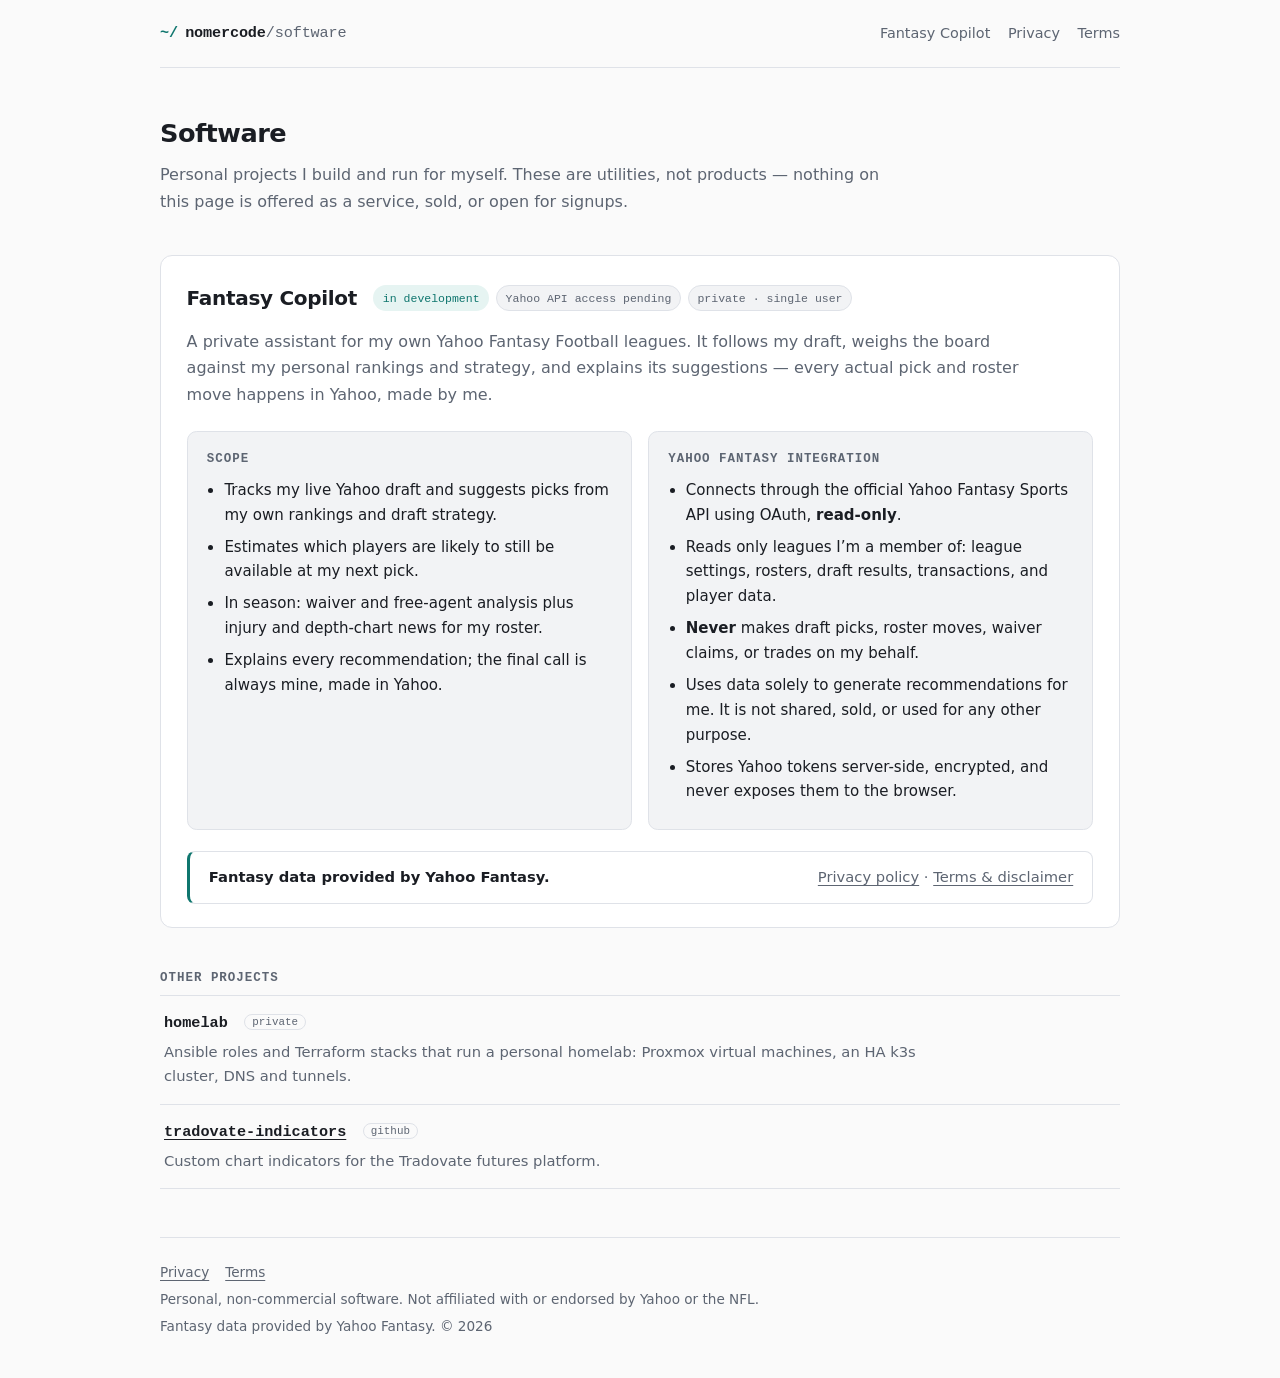
<file: index.html>
<!doctype html>
<html lang="en">
<head>
  <meta charset="utf-8">
  <meta name="viewport" content="width=device-width, initial-scale=1">
  <meta name="description" content="Personal software projects: homelab automation, small tools, and Fantasy Copilot — a private assistant for the owner's own Yahoo Fantasy leagues.">
  <meta name="theme-color" content="#fafafa" media="(prefers-color-scheme: light)">
  <meta name="theme-color" content="#0e1116" media="(prefers-color-scheme: dark)">
  <title>Software · nomercode</title>
  <link rel="stylesheet" href="/styles.css">
</head>
<body>
  <header class="site-header">
    <a class="brand" href="/" aria-label="Home">
      <span class="brand-mark" aria-hidden="true">~/</span>
      <span>nomercode<span class="brand-dim">/software</span></span>
    </a>
    <nav aria-label="Primary navigation">
      <a href="#fantasy-copilot">Fantasy Copilot</a>
      <a href="/privacy/">Privacy</a>
      <a href="/terms/">Terms</a>
    </nav>
  </header>

  <main>
    <section class="intro" aria-labelledby="intro-title">
      <h1 id="intro-title">Software</h1>
      <p>Personal projects I build and run for myself. These are utilities, not products — nothing on this page is offered as a service, sold, or open for signups.</p>
    </section>

    <article class="project" id="fantasy-copilot" aria-labelledby="fc-title">
      <div class="project-head">
        <h2 id="fc-title">Fantasy Copilot</h2>
        <div class="chips" aria-label="Project status">
          <span class="chip chip-live">in development</span>
          <span class="chip">Yahoo API access pending</span>
          <span class="chip">private · single user</span>
        </div>
      </div>
      <p class="project-lede">A private assistant for my own Yahoo Fantasy Football leagues. It follows my draft, weighs the board against my personal rankings and strategy, and explains its suggestions — every actual pick and roster move happens in Yahoo, made by me.</p>

      <div class="grid2">
        <section class="panel" aria-labelledby="fc-scope">
          <h3 id="fc-scope">Scope</h3>
          <ul>
            <li>Tracks my live Yahoo draft and suggests picks from my own rankings and draft strategy.</li>
            <li>Estimates which players are likely to still be available at my next pick.</li>
            <li>In season: waiver and free-agent analysis plus injury and depth-chart news for my roster.</li>
            <li>Explains every recommendation; the final call is always mine, made in Yahoo.</li>
          </ul>
        </section>

        <section class="panel" aria-labelledby="fc-yahoo">
          <h3 id="fc-yahoo">Yahoo Fantasy integration</h3>
          <ul>
            <li>Connects through the official Yahoo Fantasy Sports API using OAuth, <strong>read-only</strong>.</li>
            <li>Reads only leagues I’m a member of: league settings, rosters, draft results, transactions, and player data.</li>
            <li><strong>Never</strong> makes draft picks, roster moves, waiver claims, or trades on my behalf.</li>
            <li>Uses data solely to generate recommendations for me. It is not shared, sold, or used for any other purpose.</li>
            <li>Stores Yahoo tokens server-side, encrypted, and never exposes them to the browser.</li>
          </ul>
        </section>
      </div>

      <aside class="attribution" aria-label="Data attribution">
        <p><strong>Fantasy data provided by Yahoo Fantasy.</strong></p>
        <p class="attribution-links"><a href="/privacy/">Privacy policy</a> · <a href="/terms/">Terms &amp; disclaimer</a></p>
      </aside>
    </article>

    <section class="others" aria-labelledby="others-title">
      <h2 id="others-title">Other projects</h2>
      <ul class="proj-list">
        <li class="proj">
          <div class="proj-name">homelab <span class="tag">private</span></div>
          <p class="proj-desc">Ansible roles and Terraform stacks that run a personal homelab: Proxmox virtual machines, an HA k3s cluster, DNS and tunnels.</p>
        </li>
        <li class="proj">
          <div class="proj-name"><a href="https://github.com/nomer/tradovate-indicators" rel="noopener">tradovate-indicators</a> <span class="tag">github</span></div>
          <p class="proj-desc">Custom chart indicators for the Tradovate futures platform.</p>
        </li>
      </ul>
    </section>
  </main>

  <footer>
    <div class="footer-links"><a href="/privacy/">Privacy</a><a href="/terms/">Terms</a></div>
    <p>Personal, non-commercial software. Not affiliated with or endorsed by Yahoo or the NFL.</p>
    <p>Fantasy data provided by Yahoo Fantasy. © 2026</p>
  </footer>
</body>
</html>
</file>
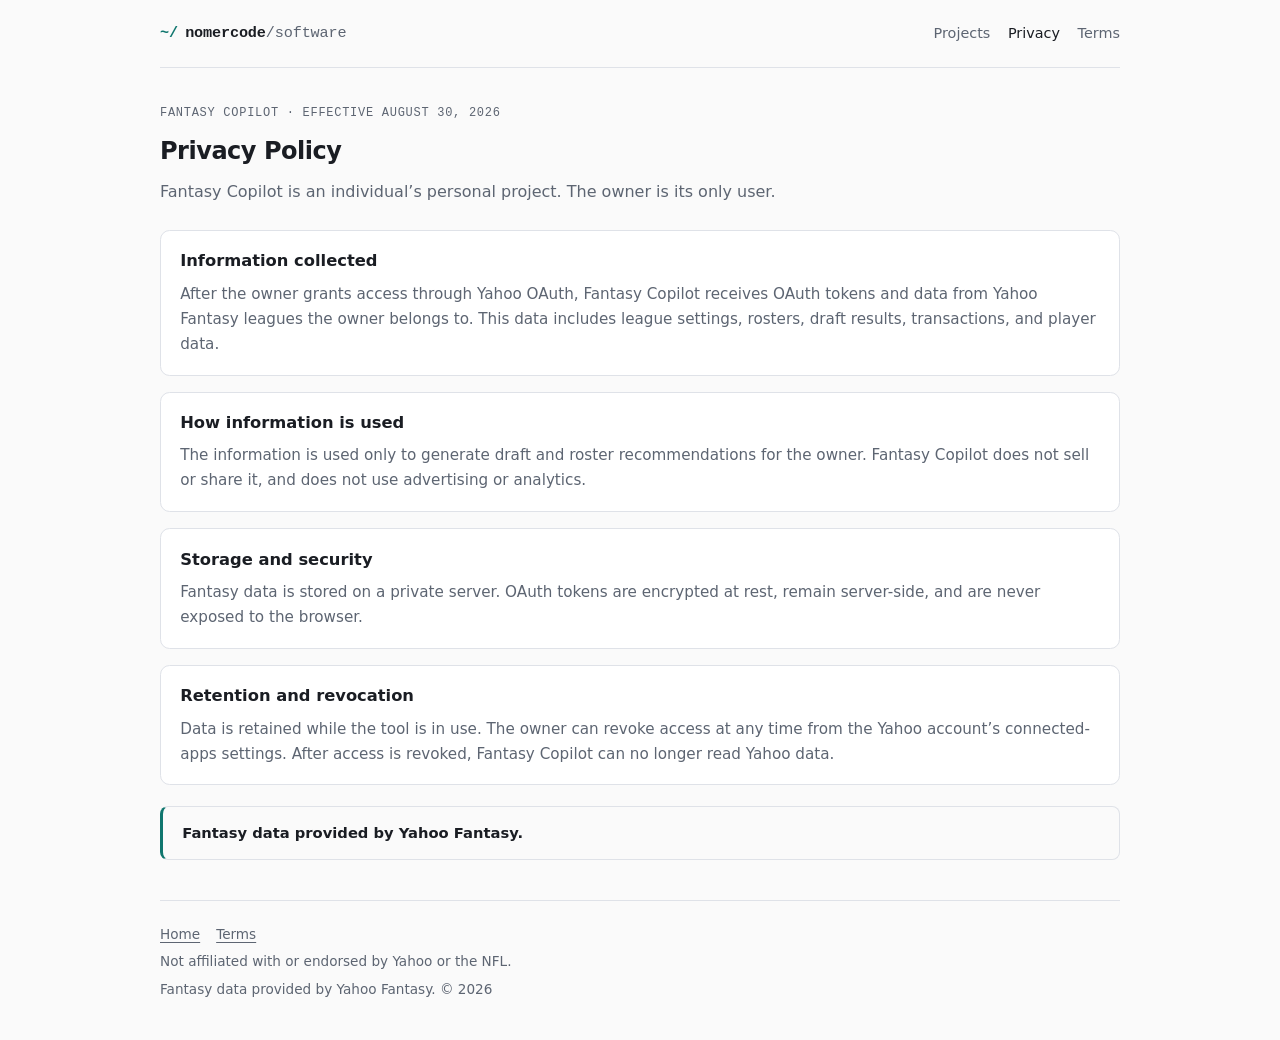
<file: privacy/index.html>
<!doctype html>
<html lang="en">
<head>
  <meta charset="utf-8">
  <meta name="viewport" content="width=device-width, initial-scale=1">
  <meta name="description" content="Privacy Policy for Fantasy Copilot.">
  <meta name="theme-color" content="#fafafa" media="(prefers-color-scheme: light)">
  <meta name="theme-color" content="#0e1116" media="(prefers-color-scheme: dark)">
  <title>Privacy Policy · Fantasy Copilot</title>
  <link rel="stylesheet" href="/styles.css">
</head>
<body>
  <header class="site-header">
    <a class="brand" href="/" aria-label="Home"><span class="brand-mark" aria-hidden="true">~/</span><span>nomercode<span class="brand-dim">/software</span></span></a>
    <nav aria-label="Primary navigation"><a href="/">Projects</a><a aria-current="page" href="/privacy/">Privacy</a><a href="/terms/">Terms</a></nav>
  </header>

  <main class="policy">
    <header class="policy-heading">
      <p class="kicker">Fantasy Copilot · Effective August 30, 2026</p>
      <h1>Privacy Policy</h1>
      <p>Fantasy Copilot is an individual’s personal project. The owner is its only user.</p>
    </header>

    <div class="policy-body">
      <section>
        <h2>Information collected</h2>
        <p>After the owner grants access through Yahoo OAuth, Fantasy Copilot receives OAuth tokens and data from Yahoo Fantasy leagues the owner belongs to. This data includes league settings, rosters, draft results, transactions, and player data.</p>
      </section>
      <section>
        <h2>How information is used</h2>
        <p>The information is used only to generate draft and roster recommendations for the owner. Fantasy Copilot does not sell or share it, and does not use advertising or analytics.</p>
      </section>
      <section>
        <h2>Storage and security</h2>
        <p>Fantasy data is stored on a private server. OAuth tokens are encrypted at rest, remain server-side, and are never exposed to the browser.</p>
      </section>
      <section>
        <h2>Retention and revocation</h2>
        <p>Data is retained while the tool is in use. The owner can revoke access at any time from the Yahoo account’s connected-apps settings. After access is revoked, Fantasy Copilot can no longer read Yahoo data.</p>
      </section>
    </div>

    <aside class="attribution" aria-label="Data attribution">
      <p><strong>Fantasy data provided by Yahoo Fantasy.</strong></p>
    </aside>
  </main>

  <footer>
    <div class="footer-links"><a href="/">Home</a><a href="/terms/">Terms</a></div>
    <p>Not affiliated with or endorsed by Yahoo or the NFL.</p>
    <p>Fantasy data provided by Yahoo Fantasy. © 2026</p>
  </footer>
</body>
</html>
</file>
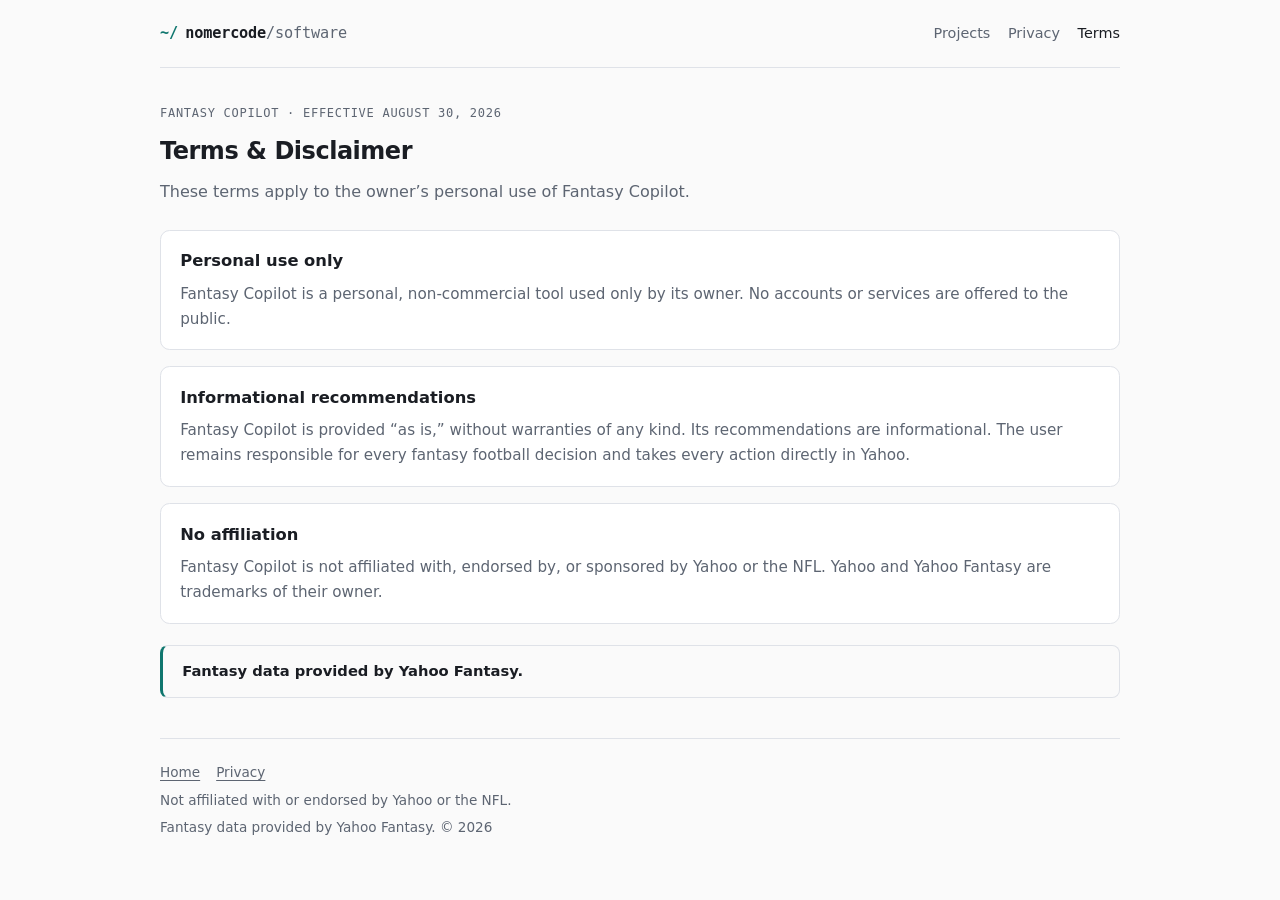
<file: terms/index.html>
<!doctype html>
<html lang="en">
<head>
  <meta charset="utf-8">
  <meta name="viewport" content="width=device-width, initial-scale=1">
  <meta name="description" content="Terms and Disclaimer for Fantasy Copilot.">
  <meta name="theme-color" content="#fafafa" media="(prefers-color-scheme: light)">
  <meta name="theme-color" content="#0e1116" media="(prefers-color-scheme: dark)">
  <title>Terms &amp; Disclaimer · Fantasy Copilot</title>
  <link rel="stylesheet" href="/styles.css">
</head>
<body>
  <header class="site-header">
    <a class="brand" href="/" aria-label="Home"><span class="brand-mark" aria-hidden="true">~/</span><span>nomercode<span class="brand-dim">/software</span></span></a>
    <nav aria-label="Primary navigation"><a href="/">Projects</a><a href="/privacy/">Privacy</a><a aria-current="page" href="/terms/">Terms</a></nav>
  </header>

  <main class="policy">
    <header class="policy-heading">
      <p class="kicker">Fantasy Copilot · Effective August 30, 2026</p>
      <h1>Terms &amp; Disclaimer</h1>
      <p>These terms apply to the owner’s personal use of Fantasy Copilot.</p>
    </header>

    <div class="policy-body">
      <section>
        <h2>Personal use only</h2>
        <p>Fantasy Copilot is a personal, non-commercial tool used only by its owner. No accounts or services are offered to the public.</p>
      </section>
      <section>
        <h2>Informational recommendations</h2>
        <p>Fantasy Copilot is provided “as is,” without warranties of any kind. Its recommendations are informational. The user remains responsible for every fantasy football decision and takes every action directly in Yahoo.</p>
      </section>
      <section>
        <h2>No affiliation</h2>
        <p>Fantasy Copilot is not affiliated with, endorsed by, or sponsored by Yahoo or the NFL. Yahoo and Yahoo Fantasy are trademarks of their owner.</p>
      </section>
    </div>

    <aside class="attribution" aria-label="Data attribution">
      <p><strong>Fantasy data provided by Yahoo Fantasy.</strong></p>
    </aside>
  </main>

  <footer>
    <div class="footer-links"><a href="/">Home</a><a href="/privacy/">Privacy</a></div>
    <p>Not affiliated with or endorsed by Yahoo or the NFL.</p>
    <p>Fantasy data provided by Yahoo Fantasy. © 2026</p>
  </footer>
</body>
</html>
</file>
<file: styles.css>
:root {
  color-scheme: light dark;
  --bg: #fafafa;
  --surface: #ffffff;
  --surface-soft: #f2f3f5;
  --text: #1a1d23;
  --muted: #5d6572;
  --border: #dfe2e8;
  --accent: #0f766e;
  --accent-soft: #e6f4f2;
  --good: #15803d;
  --max-width: 960px;
  --mono: ui-monospace, "SF Mono", "Cascadia Code", Menlo, Consolas, monospace;
}

@media (prefers-color-scheme: dark) {
  :root {
    --bg: #0e1116;
    --surface: #151a21;
    --surface-soft: #1b212a;
    --text: #e6e9ee;
    --muted: #99a3b1;
    --border: #2a323d;
    --accent: #57c4b8;
    --accent-soft: #14282b;
    --good: #4ade80;
  }
}

* { box-sizing: border-box; }

html { min-width: 320px; }

body {
  margin: 0;
  overflow-x: hidden;
  background: var(--bg);
  color: var(--text);
  font-family: ui-sans-serif, system-ui, -apple-system, "Segoe UI", Roboto, sans-serif;
  font-size: 1rem;
  line-height: 1.65;
  -webkit-font-smoothing: antialiased;
}

a { color: inherit; text-decoration-thickness: 0.07em; text-underline-offset: 0.2em; }
a:hover { color: var(--accent); }
a:focus-visible { outline: 2px solid var(--accent); outline-offset: 3px; border-radius: 2px; }

.site-header, main, footer {
  width: min(100% - 2.5rem, var(--max-width));
  margin-inline: auto;
}

.site-header {
  min-height: 4.25rem;
  display: flex;
  align-items: center;
  justify-content: space-between;
  gap: 1rem;
  border-bottom: 1px solid var(--border);
}

.brand {
  display: inline-flex;
  align-items: baseline;
  gap: 0.45rem;
  font-family: var(--mono);
  font-size: 0.95rem;
  font-weight: 600;
  letter-spacing: -0.01em;
  text-decoration: none;
}
.brand-mark { color: var(--accent); }
.brand-dim { color: var(--muted); font-weight: 400; }

.site-header nav { display: flex; gap: 1.1rem; flex-wrap: wrap; }
.site-header nav a { font-size: 0.9rem; color: var(--muted); text-decoration: none; }
.site-header nav a:hover, .site-header nav a[aria-current="page"] { color: var(--text); }

.intro { padding: 2.75rem 0 1.5rem; }
.intro h1 { margin: 0 0 0.5rem; font-size: 1.6rem; letter-spacing: -0.02em; }
.intro p { margin: 0; max-width: 46rem; color: var(--muted); }

.project {
  margin: 1rem 0 2.5rem;
  padding: 1.6rem 1.6rem 1.4rem;
  border: 1px solid var(--border);
  border-radius: 0.75rem;
  background: var(--surface);
}

.project-head { display: flex; align-items: center; gap: 1rem; flex-wrap: wrap; }
.project-head h2 { margin: 0; font-size: 1.25rem; letter-spacing: -0.015em; }

.chips { display: flex; gap: 0.4rem; flex-wrap: wrap; }
.chip {
  padding: 0.15rem 0.55rem;
  border: 1px solid var(--border);
  border-radius: 99px;
  background: var(--surface-soft);
  color: var(--muted);
  font-family: var(--mono);
  font-size: 0.72rem;
  white-space: nowrap;
}
.chip-live { border-color: transparent; background: var(--accent-soft); color: var(--accent); }

.project-lede { margin: 0.9rem 0 0; max-width: 52rem; color: var(--muted); }

.grid2 {
  margin-top: 1.4rem;
  display: grid;
  gap: 1rem;
  grid-template-columns: repeat(auto-fit, minmax(19rem, 1fr));
}

.panel {
  padding: 1.1rem 1.2rem;
  border: 1px solid var(--border);
  border-radius: 0.6rem;
  background: var(--surface-soft);
}
.panel h3 {
  margin: 0 0 0.5rem;
  font-family: var(--mono);
  font-size: 0.78rem;
  font-weight: 600;
  letter-spacing: 0.08em;
  text-transform: uppercase;
  color: var(--muted);
}
.panel ul { margin: 0; padding-left: 1.1rem; }
.panel li { margin: 0.45rem 0; font-size: 0.94rem; }

.attribution {
  margin-top: 1.3rem;
  padding: 0.85rem 1.2rem;
  border: 1px solid var(--border);
  border-left: 3px solid var(--accent);
  border-radius: 0.5rem;
  display: flex;
  justify-content: space-between;
  gap: 1rem;
  flex-wrap: wrap;
}
.attribution p { margin: 0; font-size: 0.92rem; }
.attribution-links { color: var(--muted); }

.others { margin: 0 0 3rem; }
.others h2 {
  margin: 0 0 0.4rem;
  font-family: var(--mono);
  font-size: 0.78rem;
  font-weight: 600;
  letter-spacing: 0.08em;
  text-transform: uppercase;
  color: var(--muted);
}

.proj-list { margin: 0; padding: 0; list-style: none; }
.proj { padding: 0.95rem 0.25rem; border-top: 1px solid var(--border); }
.proj:last-child { border-bottom: 1px solid var(--border); }
.proj-name { font-family: var(--mono); font-size: 0.95rem; font-weight: 600; }
.proj-desc { margin: 0.25rem 0 0; font-size: 0.92rem; color: var(--muted); max-width: 48rem; }

.tag {
  margin-left: 0.45rem;
  padding: 0.05rem 0.45rem;
  border: 1px solid var(--border);
  border-radius: 99px;
  font-size: 0.68rem;
  font-weight: 400;
  color: var(--muted);
  vertical-align: 0.1rem;
}

.policy { padding-top: 2.25rem; }
.policy-heading { margin-bottom: 1.5rem; }
.kicker {
  margin: 0 0 0.5rem;
  font-family: var(--mono);
  font-size: 0.75rem;
  letter-spacing: 0.06em;
  text-transform: uppercase;
  color: var(--muted);
}
.policy-heading h1 { margin: 0 0 0.5rem; font-size: 1.5rem; letter-spacing: -0.02em; }
.policy-heading > p:last-child { margin: 0; color: var(--muted); max-width: 46rem; }

.policy-body section {
  margin: 0 0 1rem;
  padding: 1.1rem 1.2rem;
  border: 1px solid var(--border);
  border-radius: 0.6rem;
  background: var(--surface);
}
.policy-body h2 { margin: 0 0 0.4rem; font-size: 1.02rem; }
.policy-body p { margin: 0; font-size: 0.95rem; color: var(--muted); }

.policy .attribution { margin-bottom: 2.5rem; }

footer {
  padding: 1.4rem 0 2.5rem;
  border-top: 1px solid var(--border);
  color: var(--muted);
  font-size: 0.85rem;
}
footer p { margin: 0.3rem 0 0; }
.footer-links { display: flex; gap: 1rem; }
.footer-links a { color: var(--muted); }

@media (max-width: 640px) {
  .site-header { flex-direction: column; align-items: flex-start; padding: 0.9rem 0; min-height: 0; }
  .intro { padding-top: 1.75rem; }
  .project { padding: 1.15rem 1rem 1rem; }
  .attribution { flex-direction: column; gap: 0.35rem; }
}
</file>
